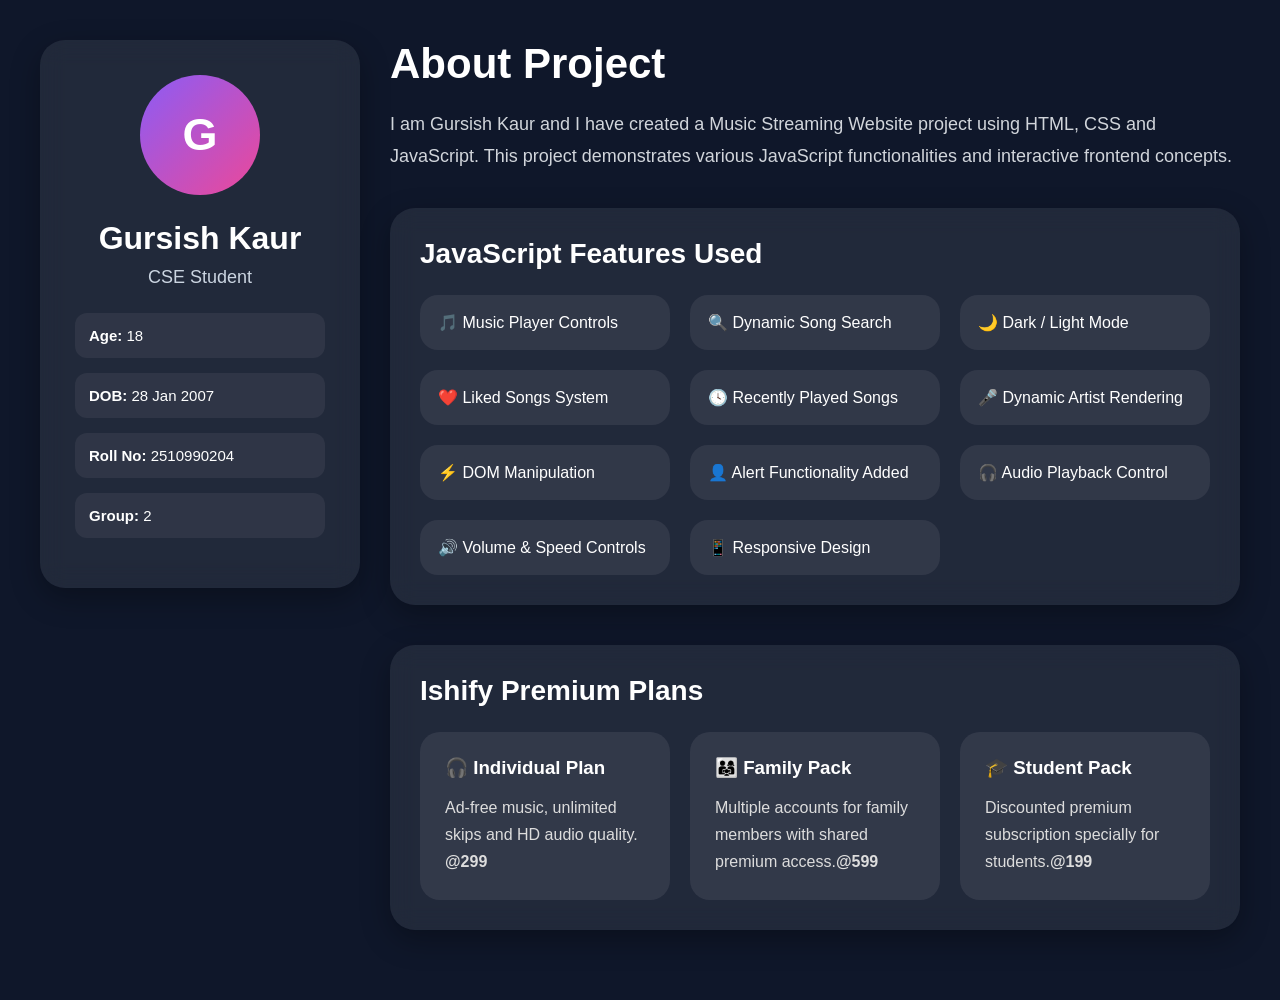
<file: profile.html>
<!DOCTYPE html>
<html lang="en">

<head>

  <meta charset="UTF-8">

  <meta
  name="viewport"
  content="width=device-width, initial-scale=1.0"
  >

  <title>Profile</title>

  <link rel="stylesheet" href="style.css">

</head>

<body>

<div class="profile-container">

  <!-- LEFT PROFILE -->

  <div class="profile-card">

    <div class="profile-circle-big">
      G
    </div>

    <h1>
      Gursish Kaur
    </h1>

    <p class="student">
      CSE Student
    </p>

    <div class="details">

      <p>
        <strong>Age:</strong> 18
      </p>

      <p>
        <strong>DOB:</strong> 28 Jan 2007
      </p>

      <p>
        <strong>Roll No:</strong>
        2510990204
      </p>

      <p>
        <strong>Group:</strong>
        2
      </p>

    </div>

  </div>

  <!-- RIGHT CONTENT -->

  <div class="about-section">

    <h1>
      About Project
    </h1>

    <p class="about-text">

      I am Gursish Kaur and I have created
      a Music Streaming Website project
      using HTML, CSS and JavaScript.

      This project demonstrates various
      JavaScript functionalities and
      interactive frontend concepts.

    </p>

    <!-- JS FEATURES -->

    <div class="feature-box">

      <h2>
        JavaScript Features Used
      </h2>

      <div class="features">

        <div class="feature">
          🎵 Music Player Controls
        </div>

        <div class="feature">
          🔍 Dynamic Song Search
        </div>

        <div class="feature">
          🌙 Dark / Light Mode
        </div>

        <div class="feature">
          ❤️ Liked Songs System
        </div>

        <div class="feature">
          🕓 Recently Played Songs
        </div>

        <div class="feature">
          🎤 Dynamic Artist Rendering
        </div>

        <div class="feature">
          ⚡ DOM Manipulation
        </div>

        <div class="feature">
          👤 Alert Functionality Added
        </div>

        <div class="feature">
          🎧 Audio Playback Control
        </div>

        <div class="feature">
          🔊 Volume & Speed Controls
        </div>

        <div class="feature">
          📱 Responsive Design
        </div>

      </div>

    </div>

    <!-- FUTURE PLANS -->

    <div class="plans-box">

  <h2>
    Ishify Premium Plans
  </h2>

  <div class="plans">

    <div class="plan">

      <h3>
        🎧 Individual Plan
      </h3>

      <p>
        Ad-free music,
        unlimited skips and
        HD audio quality. 
        <b>@299</b>
      </p>

    </div>

    <div class="plan">

      <h3>
        👨‍👩‍👧 Family Pack
      </h3>

      <p>
        Multiple accounts for
        family members with
        shared premium access.<b>@599</b>
      </p>

    </div>

    <div class="plan">

      <h3>
        🎓 Student Pack
      </h3>

      <p>
        Discounted premium
        subscription specially
        for students.<b>@199</b>
      </p>

    </div>

  </div>

</div>

  </div>

</div>

</body>
</html>
</file>
<file: style.css>
*{
  margin:0;
  padding:0;
  box-sizing:border-box;
  font-family:'Poppins',sans-serif;
}

body{
  background:
  linear-gradient(
  135deg,
  #0f172a,
  #111827,
  #1e1b4b
  );

  color:white;

  overflow:hidden;
}

/* LIGHT MODE */

body.light{

  background:
  linear-gradient(
  135deg,
  #f8fafc,
  #e2e8f0,
  #dbeafe
  );

  color:#111;
}

/* APP */

.app{
  display:flex;
  height:100vh;
}

/* SIDEBAR */

.sidebar{

  width:260px;

  background:
  rgba(15,23,42,0.8);

  backdrop-filter:blur(18px);

  border-right:
  1px solid rgba(255,255,255,0.08);

  padding:25px 18px;

  display:flex;
  flex-direction:column;
}

.logo{

  font-size:32px;

  font-weight:700;

  letter-spacing:2px;

  margin-bottom:40px;

  background:
  linear-gradient(
  90deg,
  #8b5cf6,
  #ec4899
  );

  -webkit-background-clip:text;

  -webkit-text-fill-color:transparent;
}

.sidebar-menu{
  list-style:none;
}

.sidebar-menu li{

  display:flex;

  align-items:center;

  gap:14px;

  padding:15px 18px;

  margin-bottom:12px;

  border-radius:16px;

  cursor:pointer;

  transition:0.3s;

  font-size:15px;

  font-weight:500;
}

.sidebar-menu li:hover{

  background:
  rgba(139,92,246,0.2);

  transform:translateX(5px);
}

.sidebar-menu .active{

  background:
  linear-gradient(
  90deg,
  #8b5cf6,
  #7c3aed
  );

  box-shadow:
  0 10px 25px
  rgba(139,92,246,0.4);
}

/* PROFILE */

.profile-circle{

  width:34px;

  height:34px;

  border-radius:50%;

  background:
  linear-gradient(
  135deg,
  #ec4899,
  #8b5cf6
  );

  display:flex;

  align-items:center;

  justify-content:center;

  font-weight:bold;
}

/* MAIN */

.main-content{

  flex:1;

  padding:28px;

  overflow-y:auto;
}

/* SEARCH */

.top-bar{
  margin-bottom:30px;
}

.search-box{

  background:
  rgba(255,255,255,0.08);

  border:
  1px solid rgba(255,255,255,0.08);

  border-radius:18px;

  padding:14px 18px;

  display:flex;

  align-items:center;

  gap:12px;

  backdrop-filter:blur(10px);
}

.search-box input{

  width:100%;

  background:none;

  border:none;

  outline:none;

  color:white;

  font-size:15px;
}

.search-box input::placeholder{
  color:#cbd5e1;
}

/* RELATED */

.related-searches{

  display:flex;

  gap:12px;

  margin-top:18px;

  flex-wrap:wrap;
}

.related-searches button{

  border:none;

  padding:10px 18px;

  border-radius:30px;

  background:
  rgba(255,255,255,0.08);

  color:white;

  cursor:pointer;

  transition:0.3s;
}

.related-searches button:hover{

  background:
  linear-gradient(
  90deg,
  #8b5cf6,
  #ec4899
  );

  transform:scale(1.05);
}

/* GENRES */

.genre-section h2{

  margin-bottom:20px;

  font-size:26px;
}

.genre-buttons{

  display:flex;

  gap:15px;

  margin-bottom:35px;

  flex-wrap:wrap;
}

.genre-btn{

  border:none;

  padding:12px 22px;

  border-radius:30px;

  background:
  linear-gradient(
  135deg,
  #8b5cf6,
  #ec4899
  );

  color:white;

  font-weight:600;

  cursor:pointer;

  transition:0.3s;
}

.genre-btn:hover{

  transform:translateY(-3px);

  box-shadow:
  0 10px 20px
  rgba(236,72,153,0.4);
}

/* SONG GRID */

.song-grid,
.artist-grid{

  display:grid;

  grid-template-columns:
  repeat(auto-fill,minmax(220px,1fr));

  gap:24px;

  padding-bottom:130px;
}

/* CARDS */

.song-card,
.artist-card{

  background:
  rgba(255,255,255,0.08);

  border-radius:22px;

  overflow:hidden;

  padding:15px;

  transition:0.3s;

  cursor:pointer;

}

.song-card:hover,
.artist-card:hover{

  transform:
  translateY(-8px)
  scale(1.02);

  box-shadow:
  0 15px 35px
  rgba(139,92,246,0.3);
}

.song-card img,
.artist-card img{

  width:100%;

  height:260px;

  object-fit:cover;

  border-radius:18px;

  display:block;

}

.song-card h3,
.artist-card h3{

  font-size:18px;

  margin-bottom:6px;
}

.song-card p{
  color:#cbd5e1;
}

/* LIKE BUTTON */

.like-btn{

  width:100%;

  margin-top:15px;

  padding:12px;

  border:none;

  border-radius:14px;

  background:
  linear-gradient(
  90deg,
  #ec4899,
  #8b5cf6
  );

  color:white;

  font-weight:600;

  cursor:pointer;

  transition:0.3s;
}

.like-btn:hover{

  transform:scale(1.03);
}

/* PLAYER */

.music-player{

  position:fixed;

  bottom:0;

  left:0;

  width:100%;

  height:90px;

  background:
  rgba(15,23,42,0.9);

  backdrop-filter:blur(20px);

  border-top:
  1px solid rgba(255,255,255,0.08);

  display:flex;

  align-items:center;

  justify-content:space-between;

  padding:0 25px;

  z-index:999;
}

/* LEFT */

.player-left{

  display:flex;

  align-items:center;

  gap:15px;

  width:25%;
}

.player-left img{

  width:60px;

  height:60px;

  border-radius:14px;

  object-fit:cover;
}

/* CENTER */

.player-center{

  width:40%;

  display:flex;

  flex-direction:column;

  align-items:center;

  gap:10px;
}

.controls{

  display:flex;

  align-items:center;

  gap:18px;
}

.controls button{

  width:46px;

  height:46px;

  border:none;

  border-radius:50%;

  background:
  linear-gradient(
  135deg,
  #8b5cf6,
  #ec4899
  );

  color:white;

  cursor:pointer;

  font-size:16px;

  transition:0.3s;
}

.controls button:hover{

  transform:scale(1.1);
}

#progress{

  width:100%;

  accent-color:#8b5cf6;
}

/* RIGHT */

.player-right{

  width:25%;

  display:flex;

  justify-content:flex-end;

  align-items:center;

  gap:18px;
}

.volume-box{

  display:flex;

  align-items:center;

  gap:12px;
}

#volume{

  width:120px;

  accent-color:#ec4899;
}

#speed{

  padding:10px;

  border:none;

  border-radius:12px;

  background:
  rgba(255,255,255,0.08);

  color:white;

  cursor:pointer;
}

/* PAGE HEADER */

.page-header{

  margin-bottom:30px;
}

.page-header h1{

  font-size:34px;

  margin-bottom:8px;
}

.page-header p{
  color:#cbd5e1;
}

/* LOADING */

.loading{

  text-align:center;

  margin-top:50px;

  font-size:22px;
}

/* SCROLLBAR */

::-webkit-scrollbar{
  width:8px;
}

::-webkit-scrollbar-thumb{

  background:
  linear-gradient(
  #8b5cf6,
  #ec4899
  );

  border-radius:10px;
}

*{
  margin:0;
  padding:0;
  box-sizing:border-box;
  font-family:sans-serif;
}

body{
  background:#0f172a;
  color:white;
  min-height:100vh;
}

/* MAIN */

.profile-container{
  width:100%;
  min-height:100vh;
  display:flex;
  gap:30px;
  padding:40px;
}

/* LEFT CARD */

.profile-card{
  width:320px;
  background:rgba(255,255,255,0.08);
  border-radius:25px;
  padding:35px;
  text-align:center;
  backdrop-filter:blur(12px);
  height:fit-content;
  box-shadow:0 10px 30px rgba(0,0,0,0.3);
}

/* PROFILE */

.profile-circle-big{
  width:120px;
  height:120px;
  border-radius:50%;
  background:linear-gradient(
  135deg,
  #8B5CF6,
  #EC4899
  );
  display:flex;
  align-items:center;
  justify-content:center;
  font-size:45px;
  font-weight:bold;
  margin:auto;
  margin-bottom:25px;
}

.profile-card h1{
  font-size:32px;
  margin-bottom:10px;
}

.student{
  color:#cbd5e1;
  margin-bottom:25px;
  font-size:18px;
}

/* DETAILS */

.details{
  margin-top:20px;
  text-align:left;
}

.details p{
  background:rgba(255,255,255,0.06);
  padding:14px;
  border-radius:12px;
  margin-bottom:15px;
  font-size:15px;
}

/* RIGHT */

.about-section{
  flex:1;
}

/* HEADINGS */

.about-section h1{
  font-size:42px;
  margin-bottom:20px;
}

.about-text{
  font-size:18px;
  line-height:1.8;
  color:#d1d5db;
  margin-bottom:35px;
}

/* FEATURE BOX */

.feature-box,
.plans-box{
  background:rgba(255,255,255,0.08);
  padding:30px;
  border-radius:25px;
  margin-bottom:30px;
  backdrop-filter:blur(12px);
  box-shadow:0 10px 30px rgba(0,0,0,0.3);
}

.feature-box h2,
.plans-box h2{
  margin-bottom:25px;
  font-size:28px;
}

/* FEATURES */

.features,
.plans{
  display:grid;
  grid-template-columns:
  repeat(auto-fit,minmax(220px,1fr));
  gap:20px;
}

.feature,
.plan{
  background:rgba(255,255,255,0.07);
  padding:18px;
  border-radius:18px;
  transition:0.3s;
  font-size:16px;
}

.feature:hover,
.plan:hover{
  transform:translateY(-6px);
  background:linear-gradient(
  135deg,
  #8B5CF6,
  #EC4899
  );
}

/* RESPONSIVE */

@media(max-width:950px){

.profile-container{
  flex-direction:column;
}

.profile-card{
  width:100%;
}

}

/* PREMIUM PLANS */

.plans-box{
  margin-top:40px;
}

.plans{
  display:grid;
  grid-template-columns:
  repeat(auto-fit,minmax(220px,1fr));
  gap:20px;
}

.plan{
  background:rgba(255,255,255,0.08);
  padding:25px;
  border-radius:20px;
  transition:0.3s;
}

.plan:hover{
  background:#8B5CF6;
  transform:translateY(-6px);
}

.plan h3{
  margin-bottom:15px;
}

.plan p{
  color:#ddd;
  line-height:1.7;
}
</file>
